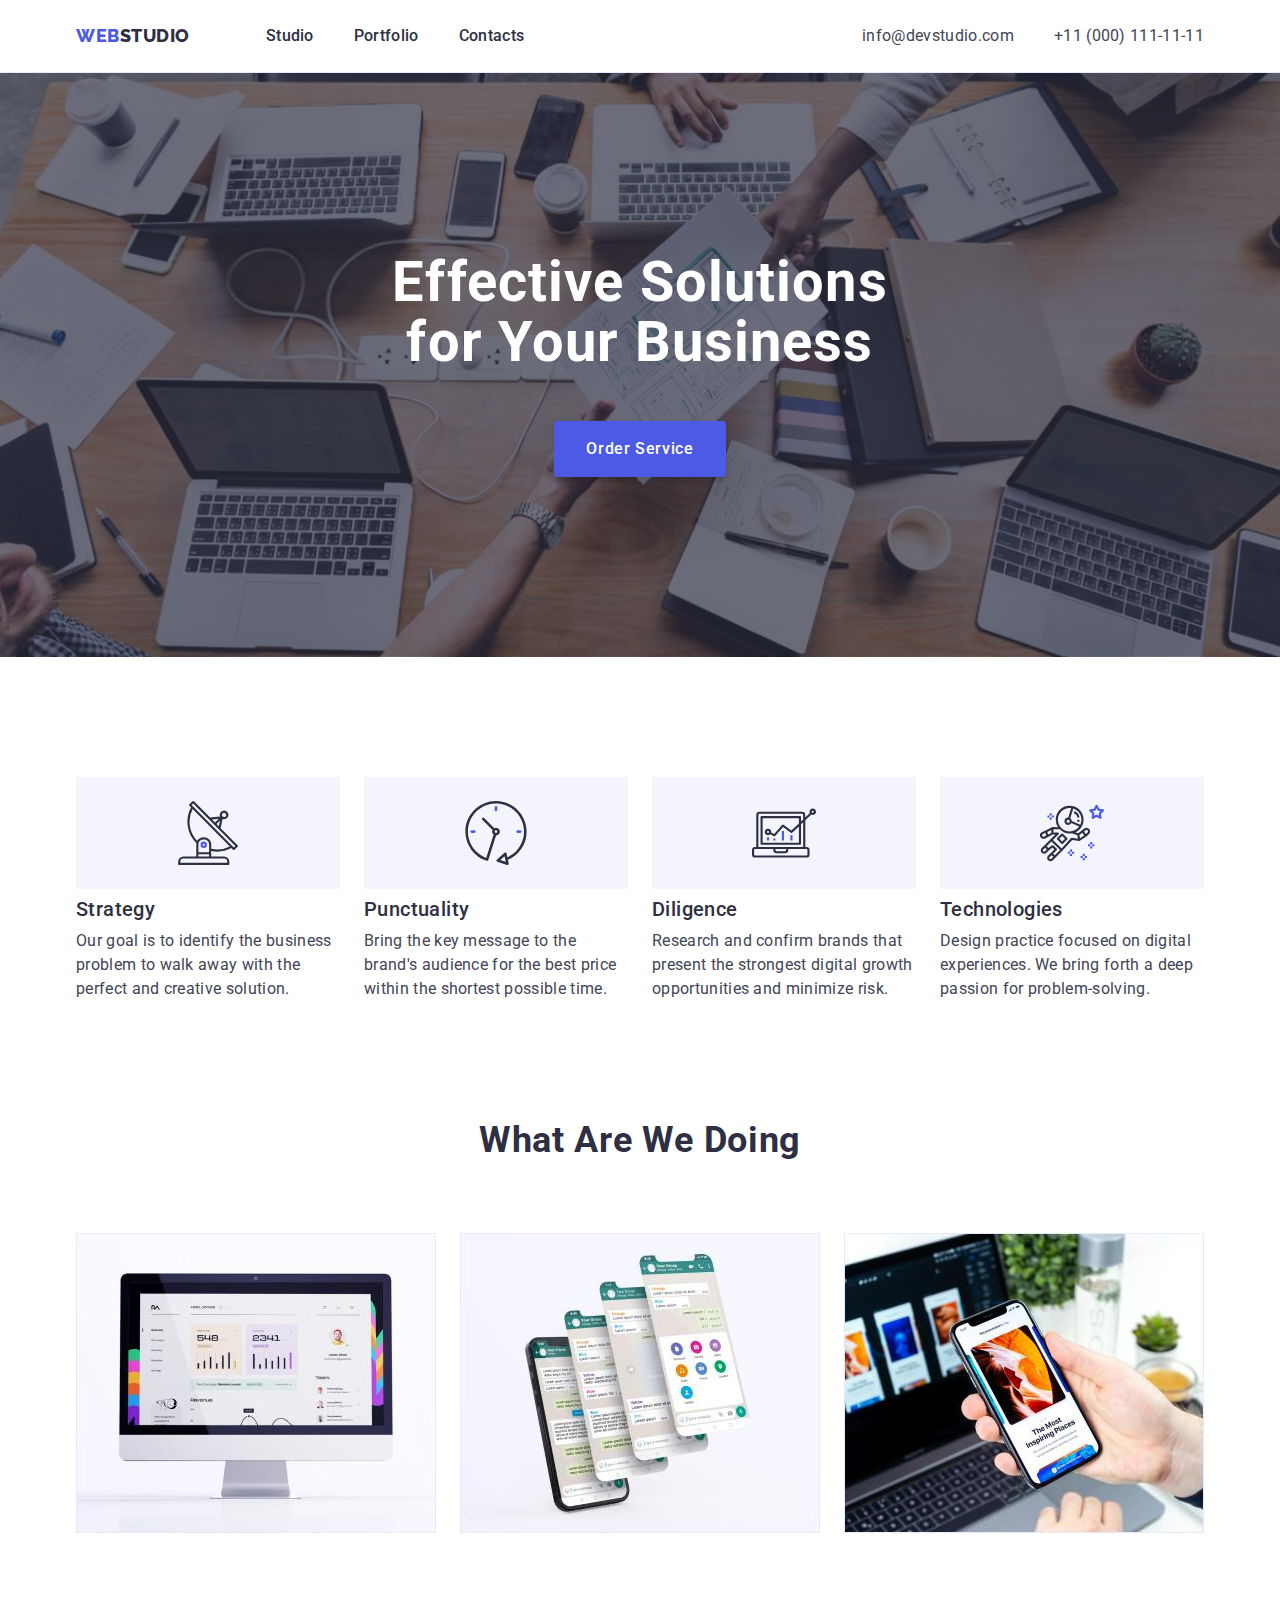
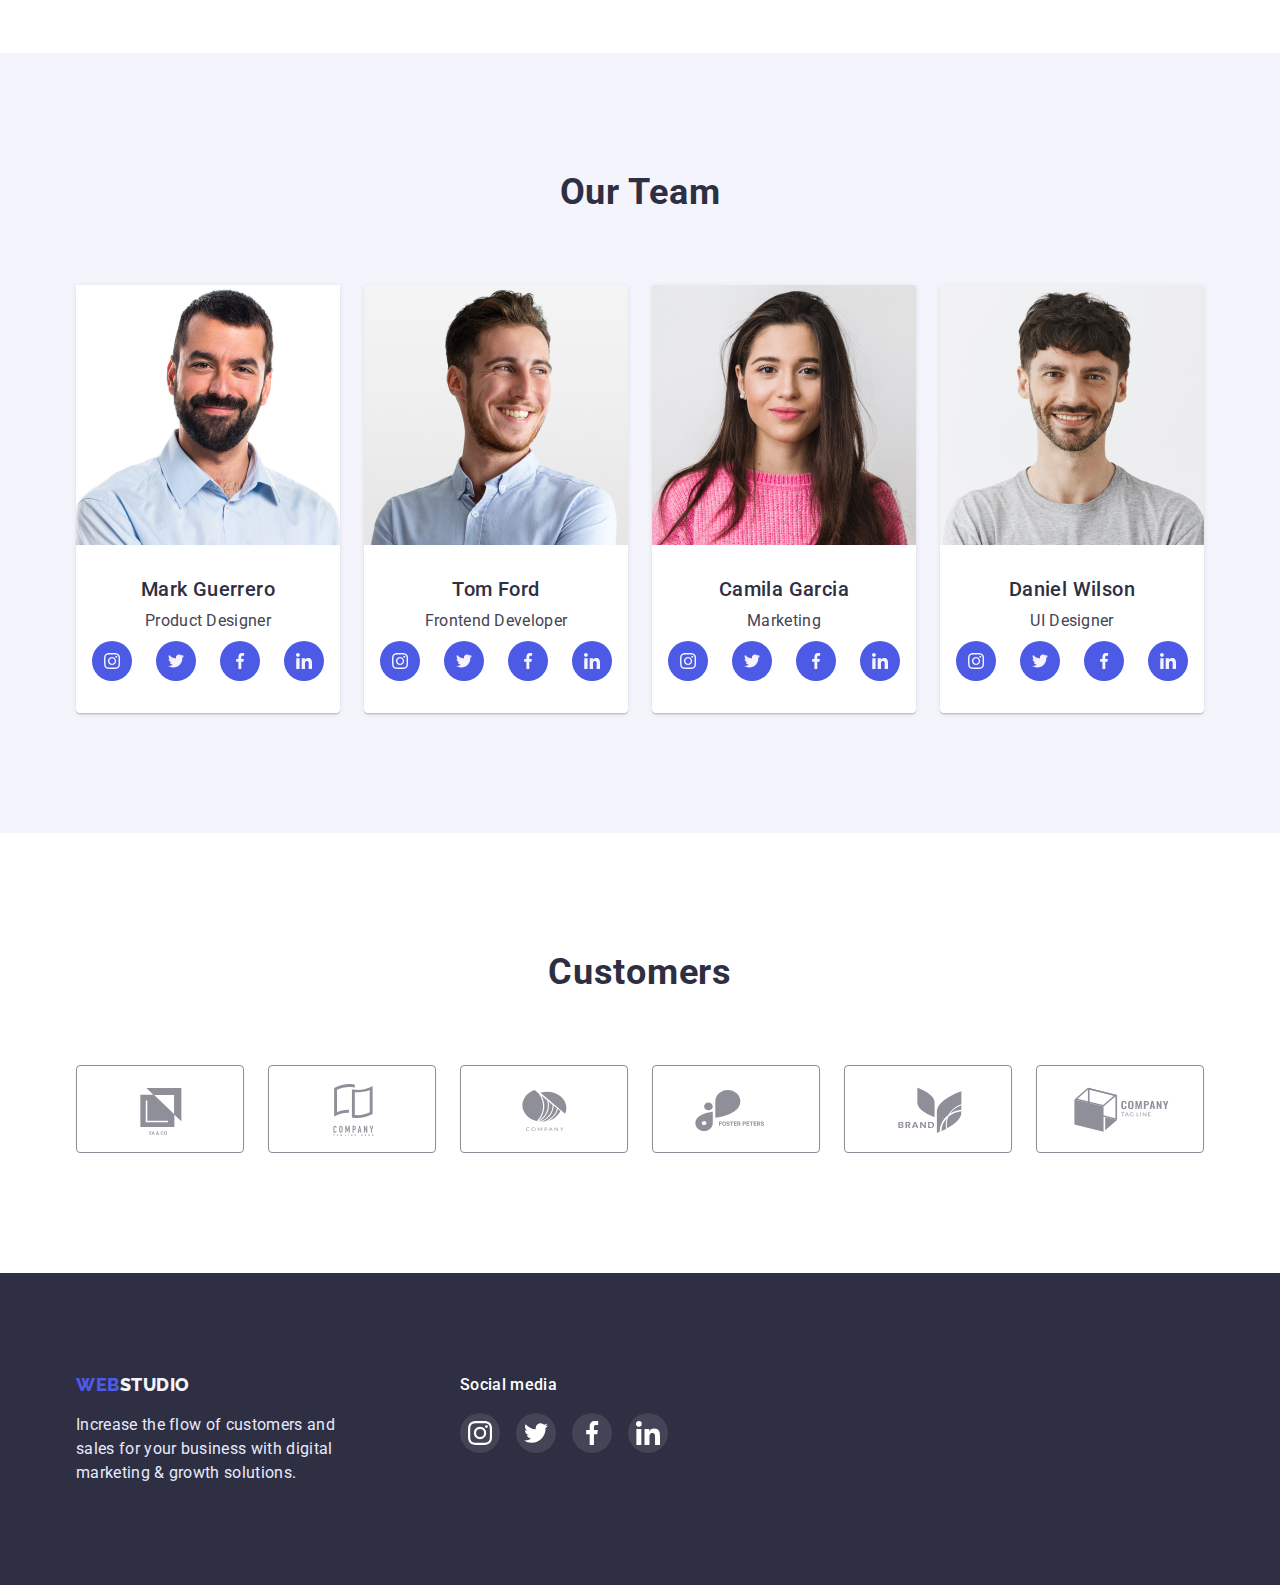
<file: index.html>
<!DOCTYPE html>
<html lang="en">
  <head>
    <meta charset="UTF-8" />
    <meta http-equiv="X-UA-Compatible" content="IE=edge" />
    <meta name="viewport" content="width=device-width, initial-scale=1.0" />
    <title>Studio</title>
    <link rel="preconnect" href="https://fonts.googleapis.com" />
    <link rel="preconnect" href="https://fonts.gstatic.com" crossorigin />
    <link
      href="https://fonts.googleapis.com/css2?family=Raleway:wght@800&family=Roboto:wght@400;500;700;900&display=swap"
      rel="stylesheet"
    />
    <link
      rel="stylesheet"
      href="https://cdnjs.cloudflare.com/ajax/libs/modern-normalize/1.1.0/modern-normalize.css"
      integrity="sha512-Y0MM+V6ymRKN2zStTqzQ227DWhhp4Mzdo6gnlRnuaNCbc+YN/ZH0sBCLTM4M0oSy9c9VKiCvd4Jk44aCLrNS5Q=="
      crossorigin="anonymous"
      referrerpolicy="no-referrer"
    />
    <link href="./css/styles.css" rel="stylesheet" />
  </head>
  <body>
    <header>
      <div class="container header-conainer">
        <nav class="nav">
          <a class="link logotype" href="./index.html"
            >Web<span class="logotype-two">Studio</span></a
          >

          <!-- Навігація на інші сторінки -->
          <ul class="menu-nav list">
            <li class="header-list-item">
              <a class="header-link link" href="./index.html">Studio</a>
            </li>
            <li class="header-list-item">
              <a class="header-link link" href="./portfolio.html">Portfolio</a>
            </li>
            <li class="header-list-item">
              <a class="header-link link" href="">Contacts</a>
            </li>
          </ul>
        </nav>
        <address>
          <ul class="list adress-list">
            <li class="address-item">
              <a class="link address-link" href="mailto:info@devstudio.com"
                >info@devstudio.com</a
              >
            </li>
            <li class="address-item">
              <a class="link address-link" href="tel:+110001111111"
                >+11 (000) 111-11-11</a
              >
            </li>
          </ul>
        </address>
      </div>
    </header>

    <main>
      <section class="studio-section-hero overlay">
        <div class="container">
          <h1 class="studio-section-hero-title">
            Effective Solutions for Your Business
          </h1>
          <button class="studio-section-hero-btn" type="button">
            Order Service
          </button>
        </div>
      </section>

      <section class="section">
        <div class="container">
          <h2 class="section-titles visually-hidden">Our goal</h2>
          <ul class="list section-one-list">
            <li class="section-one-list-item">
              <div class="goals-icon-wrap">
              <svg width="64" height="64" class="goals-icon-item">
                <use href="./images/icons.svg#icon-antenna"></use>
              </svg>
              </div>
              <h3 class="sections-litle-titles">Strategy</h3>
              <p class="studio-section-text">
                Our goal is to identify the business problem to walk away with
                the perfect and creative solution.
              </p>
            </li>

            <li class="section-one-list-item">
              <div class="goals-icon-wrap">
              <svg width="64" height="64" class="goals-icon-item">
                <use href="./images/icons.svg#icon-clock"></use>
              </svg>
              </div>
              <h3 class="sections-litle-titles">Punctuality</h3>
              <p class="studio-section-text">
                Bring the key message to the brand's audience for the best price
                within the shortest possible time.
              </p>
            </li>

            <li class="section-one-list-item">
              <div class="goals-icon-wrap">
              <svg width="64" height="64" class="goals-icon-item">
                <use href="./images/icons.svg#icon-diagram"></use>
              </svg>
              </div>
              <h3 class="sections-litle-titles">Diligence</h3>
              <p class="studio-section-text">
                Research and confirm brands that present the strongest digital
                growth opportunities and minimize risk.
              </p>
            </li>

            <li class="section-one-list-item">
              <div class="goals-icon-wrap">
              <svg width="64" height="64" class="goals-icon-item">
                <use href="./images/icons.svg#icon-astronaut"></use>
              </svg>
              </div>
              <h3 class="sections-litle-titles">Technologies</h3>
              <p class="studio-section-text">
                Design practice focused on digital experiences. We bring forth a
                deep passion for problem-solving.
              </p>
            </li>
          </ul>
        </div>
      </section>

      <section class="section about">
        <div class="container">
          <h2 class="section-titles">What are we doing</h2>
          <ul class="list img-list">
            <li>
              <img
                src="./images/img-desctop.jpg"
                alt="site statistics"
                width="360"
                height="300"
              />
            </li>
            <li>
              <img
                src="./images/img-sends.jpg"
                alt="permanent connection"
                width="360"
                height="300"
              />
            </li>
            <li>
              <img
                src="./images/img-mobile-version.jpg"
                alt="mobile version of the site"
                width="360"
                height="300"
              />
            </li>
          </ul>
        </div>
      </section>

      <section class="section-our-team section">
        <div class="container">
          <h2 class="section-titles">Our Team</h2>
          <ul class="list our-team-list">
            <li class="team-card">
              <img
                src="./images/ptoto-mark-guerrero.jpg"
                alt="Mark Guerrero"
                width="264"
              />
              <div class="team-card-name">
                <h3 class="sections-litle-titles text-center">Mark Guerrero</h3>
                <p class="studio-section-text text-center">Product Designer</p>
                <div class="team-social-media-list-wrap">
                  <ul class="list team-social-media-list">
                        <li class="team-social-media-item">
                    <a href="" class="team-social-media-link">
                      <svg width="16" height="16" class="team-social-media-icon">
                        <use href="./images/icons.svg#icon-instagram"></use>
                        </svg></a>
                  </li>
                  <li class="team-social-media-item"><a href="" class="team-social-media-link">
                    <svg width="16" height="16" class="team-social-media-icon">
                        <use href="./images/icons.svg#icon-twitter"></use>
                        </svg></a>
                  </a></li>
                  <li class="team-social-media-item">
                    <a href="" class="team-social-media-link">
                    <svg width="16" height="16" class="team-social-media-icon">
                        <use href="./images/icons.svg#icon-facebook"></use>
                        </svg>
                  </a></li>
                  <li class="team-social-media-item"><a href="" class="team-social-media-link">
                    <svg width="16" height="16" class="team-social-media-icon">
                        <use href="./images/icons.svg#icon-linkedin"></use>
                        </svg>
                  </a></li>
                </ul>
                </div>
              </div>
            </li>
            <li class="team-card">
              <img
                src="./images/ptoto-tom-ford.jpg"
                alt="Tom Ford"
                width="264"
              />
              <div class="team-card-name">
                <h3 class="sections-litle-titles text-center">Tom Ford</h3>
                <p class="studio-section-text text-center">
                  Frontend Developer
                </p>
                <div class="team-social-media-list-wrap">
                  <ul class="list team-social-media-list">
                        <li class="team-social-media-item">
                    <a href="" class="team-social-media-link">
                      <svg width="16" height="16" class="team-social-media-icon">
                        <use href="./images/icons.svg#icon-instagram"></use>
                        </svg></a>
                  </li>
                  <li class="team-social-media-item"><a href="" class="team-social-media-link">
                    <svg width="16" height="16" class="team-social-media-icon">
                        <use href="./images/icons.svg#icon-twitter"></use>
                        </svg></a>
                  </a></li>
                  <li class="team-social-media-item">
                    <a href="" class="team-social-media-link">
                    <svg width="16" height="16" class="team-social-media-icon">
                        <use href="./images/icons.svg#icon-facebook"></use>
                        </svg>
                  </a></li>
                  <li class="team-social-media-item"><a href="" class="team-social-media-link">
                    <svg width="16" height="16" class="team-social-media-icon">
                        <use href="./images/icons.svg#icon-linkedin"></use>
                        </svg>
                  </a></li>
                </ul>
                </div>
              </div>
            </li>
            <li class="team-card">
              <img
                src="./images/ptoto-camila-garcia.jpg"
                alt="Camila Garcia"
                width="264"
              />
              <div class="team-card-name">
                <h3 class="sections-litle-titles text-center">Camila Garcia</h3>
                <p class="studio-section-text text-center">Marketing</p>
                <div class="team-social-media-list-wrap">
                  <ul class="list team-social-media-list">
                        <li class="team-social-media-item">
                    <a href="" class="team-social-media-link">
                      <svg width="16" height="16" class="team-social-media-icon">
                        <use href="./images/icons.svg#icon-instagram"></use>
                        </svg></a>
                  </li>
                  <li class="team-social-media-item"><a href="" class="team-social-media-link">
                    <svg width="16" height="16" class="team-social-media-icon">
                        <use href="./images/icons.svg#icon-twitter"></use>
                        </svg></a>
                  </a></li>
                  <li class="team-social-media-item">
                    <a href="" class="team-social-media-link">
                    <svg width="16" height="16" class="team-social-media-icon">
                        <use href="./images/icons.svg#icon-facebook"></use>
                        </svg>
                  </a></li>
                  <li class="team-social-media-item"><a href="" class="team-social-media-link">
                    <svg width="16" height="16" class="team-social-media-icon">
                        <use href="./images/icons.svg#icon-linkedin"></use>
                        </svg>
                  </a></li>
                </ul>
                </div>
              </div>
            </li>
            <li class="team-card">
              <img
                src="./images/ptoto-daniel-wilson.jpg"
                alt="Daniel Wilson"
                width="264"
              />
              <div class="team-card-name">
                <h3 class="sections-litle-titles text-center">Daniel Wilson</h3>
                <p class="studio-section-text text-center">UI Designer</p>
                <div class="team-social-media-list-wrap">
                  <ul class="list team-social-media-list">
                        <li class="team-social-media-item">
                    <a href="" class="team-social-media-link">
                      <svg width="16" height="16" class="team-social-media-icon">
                        <use href="./images/icons.svg#icon-instagram"></use>
                        </svg></a>
                  </li>
                  <li class="team-social-media-item"><a href="" class="team-social-media-link">
                    <svg width="16" height="16" class="team-social-media-icon">
                        <use href="./images/icons.svg#icon-twitter"></use>
                        </svg></a>
                  </a></li>
                  <li class="team-social-media-item">
                    <a href="" class="team-social-media-link">
                    <svg width="16" height="16" class="team-social-media-icon">
                        <use href="./images/icons.svg#icon-facebook"></use>
                        </svg>
                  </a></li>
                  <li class="team-social-media-item"><a href="" class="team-social-media-link">
                    <svg width="16" height="16" class="team-social-media-icon">
                        <use href="./images/icons.svg#icon-linkedin"></use>
                        </svg>
                  </a></li>
                </ul>
                </div>
              </div>
            </li>
          </ul>
        </div>
      </section>

      <section class="section">
        <div class="container">
          <h2 class="section-titles">Customers</h2>
          <ul class="list customers-list">
            <li class="customers-list-item"><a href="" class="customers-link">
              <svg width="104" height="56" class="customers-icon">
                <use href="./images/icons.svg#icon-logo-1"></use>
              </svg>
            </a></li>
            <li class="customers-list-item"><a href="" class="customers-link">
              <svg width="104" height="56" class="customers-icon">
                <use href="./images/icons.svg#icon-logo-2"></use>
              </svg>
            </a></li>
            <li class="customers-list-item"><a href="" class="customers-link">
              <svg width="104" height="56" class="customers-icon">
                <use href="./images/icons.svg#icon-logo-3"></use>
              </svg>
            </a></li>
            <li class="customers-list-item"><a href="" class="customers-link">
              <svg width="104" height="56" class="customers-icon">
                <use href="./images/icons.svg#icon-logo-4"></use>
              </svg>
            </a></li>
            <li class="customers-list-item"><a href="" class="customers-link">
              <svg width="104" height="56" class="customers-icon">
                <use href="./images/icons.svg#icon-logo-5"></use>
              </svg>
            </a></li>
            <li class="customers-list-item"><a href="" class="customers-link">
              <svg width="104" height="56" class="customers-icon">
                <use href="./images/icons.svg#icon-logo-6"></use>
              </svg>
            </a></li>
          </ul>
        </div>
      </section>
    </main>

    <footer class="footer">
      <div class="container footer-wrap">
        <div class="footer-wrap-logo-text">
          <a class="link logotype footer-logo" href="./index.html"
            >Web<span class="logotype-two">Studio</span></a
          >
          <p class="footer-text">
            Increase the flow of customers and sales for your business with
            digital marketing & growth solutions.
          </p>
        </div>
        <div class="footer-social-media-wrap">
          <h3 class="social-media-title ">Social media</h3>
          <ul class="list social-media-list">
            <li class="social-media-item">
              <a href="" class="social-media-link">
                <svg width="24" height="24" class="footer-social-media-icon">
                  <use href="./images/icons.svg#icon-instagram"></use>
                  </svg></a>
            </li>
            <li><a href="" class="social-media-link">
              <svg width="24" height="24" class="footer-social-media-icon">
                  <use href="./images/icons.svg#icon-twitter"></use>
                  </svg></a>
            </a></li>
            <li><a href="" class="social-media-link">
              <svg width="24" height="24" class="footer-social-media-icon">
                  <use href="./images/icons.svg#icon-facebook"></use>
                  </svg>
            </a></li>
            <li><a href="" class="social-media-link">
              <svg width="24" height="24" class="footer-social-media-icon">
                  <use href="./images/icons.svg#icon-linkedin"></use>
                  </svg>
            </a></li>
          </ul>
        </div>
      </div>
    </footer>
  </body>
</html>
</file>
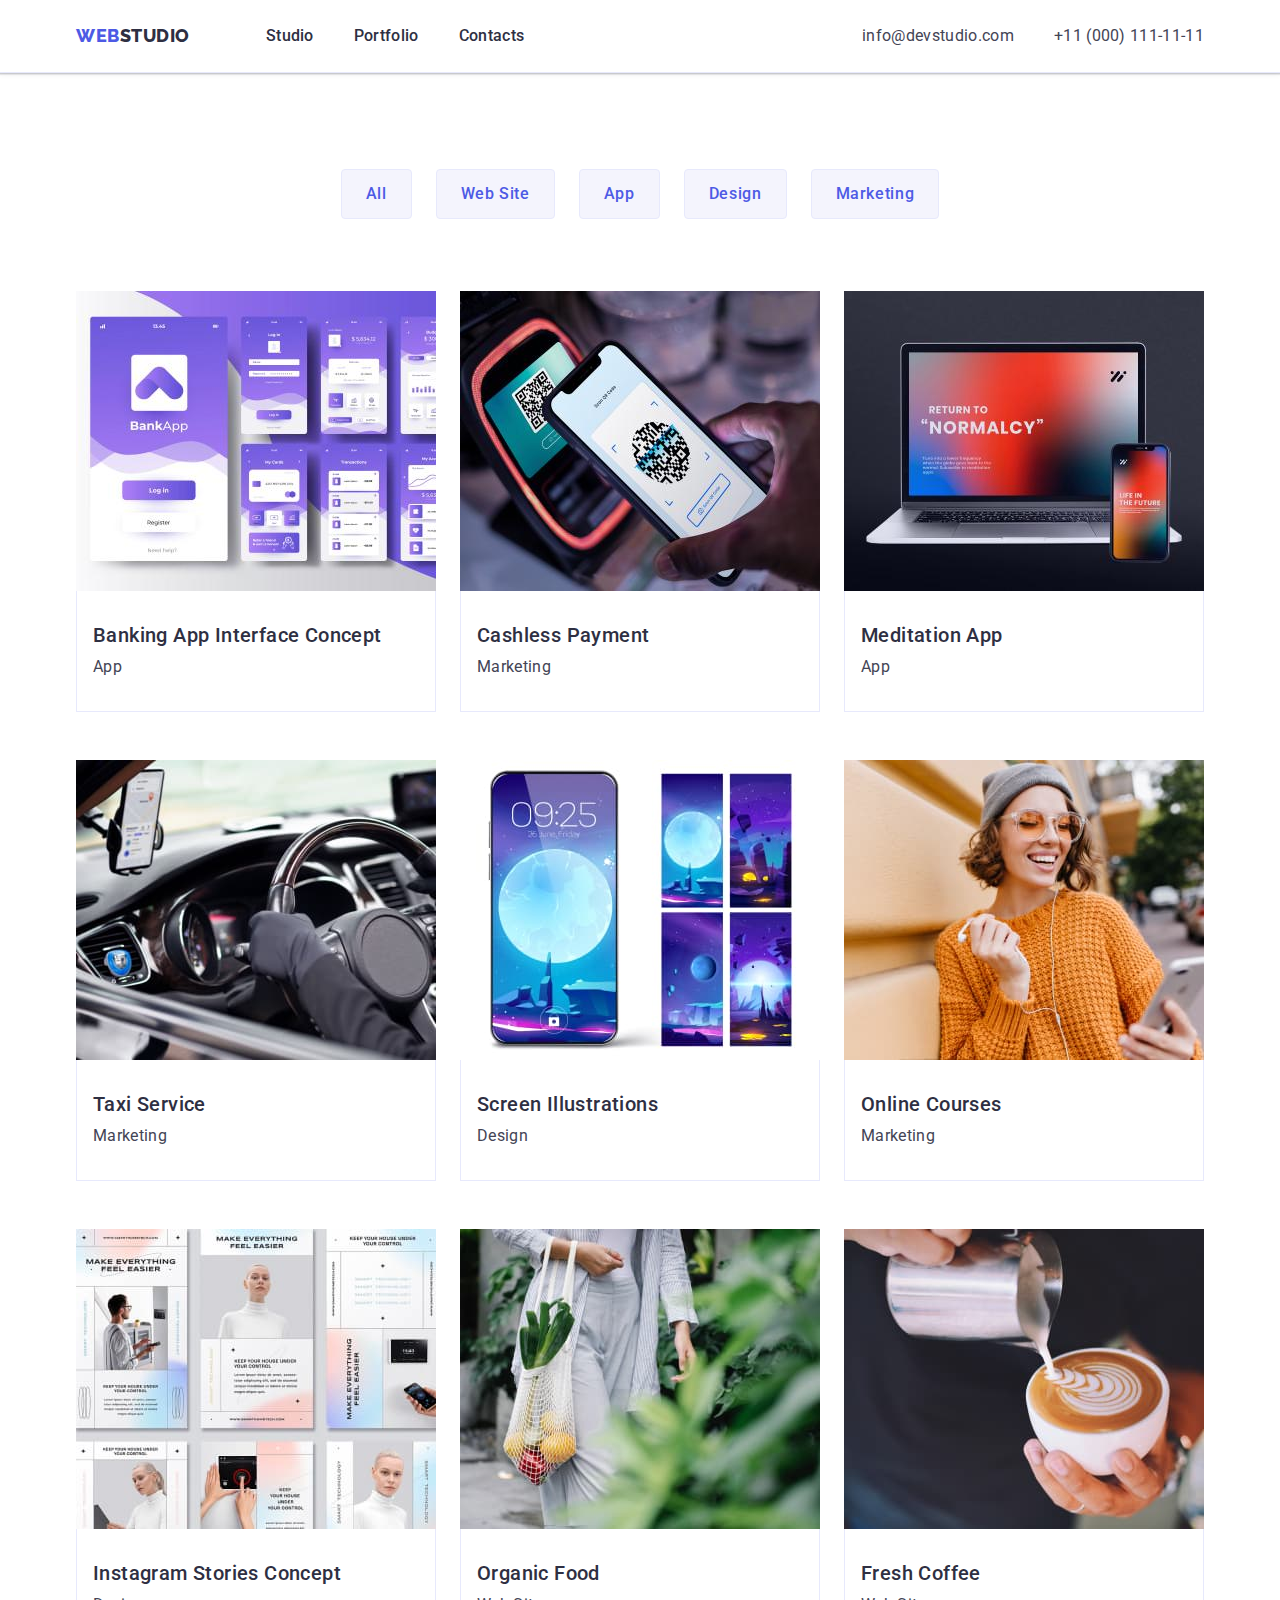
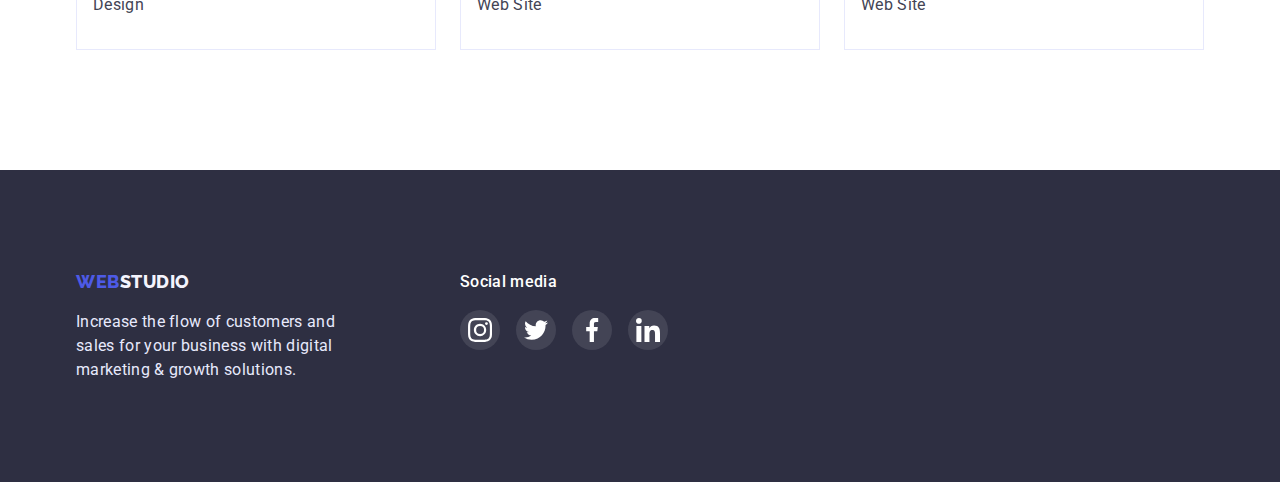
<file: portfolio.html>
<!DOCTYPE html>
<html lang="en">
  <head>
    <meta charset="UTF-8" />
    <meta http-equiv="X-UA-Compatible" content="IE=edge" />
    <meta name="viewport" content="width=device-width, initial-scale=1.0" />
    <title>Portfolio</title>
    <link rel="preconnect" href="https://fonts.googleapis.com" />
    <link rel="preconnect" href="https://fonts.gstatic.com" crossorigin />
    <link
      href="https://fonts.googleapis.com/css2?family=Raleway:wght@800&family=Roboto:wght@400;500;700;900&display=swap"
      rel="stylesheet"
    />
    <link
      rel="stylesheet"
      href="https://cdnjs.cloudflare.com/ajax/libs/modern-normalize/1.1.0/modern-normalize.css"
      integrity="sha512-Y0MM+V6ymRKN2zStTqzQ227DWhhp4Mzdo6gnlRnuaNCbc+YN/ZH0sBCLTM4M0oSy9c9VKiCvd4Jk44aCLrNS5Q=="
      crossorigin="anonymous"
      referrerpolicy="no-referrer"
    />
    <link href="./css/styles.css" rel="stylesheet" />
  </head>
  <body>
    <header>
      <div class="container header-conainer">
        <nav class="nav">
          <div class="header-line-logotype">
            <a class="link logotype" href="./index.html"
              >Web<span class="logotype-two">Studio</span></a
            >
          </div>
          <!-- Навігація на інші сторінки -->
          <ul class="menu-nav list">
            <li class="header-list-item">
              <a class="header-link link" href="./index.html">Studio</a>
            </li>
            <li class="header-list-item">
              <a class="header-link link" href="./portfolio.html">Portfolio</a>
            </li>
            <li class="header-list-item">
              <a class="header-link link" href="">Contacts</a>
            </li>
          </ul>
        </nav>
        <address>
          <ul class="list adress-list">
            <li class="address-item">
              <a class="link address-link" href="mailto:info@devstudio.com"
                >info@devstudio.com</a
              >
            </li>
            <li class="address-item">
              <a class="link address-link" href="tel:+110001111111"
                >+11 (000) 111-11-11</a
              >
            </li>
          </ul>
        </address>
      </div>
    </header>

    <main>
      <section class="section portfolio-section">
        <div class="container">
          <h1 hidden class="studio-section-one-title">Portfolio</h1>
          <ul class="list portfolio-btn-list">
            <li class="link">
              <button class="portfolio-btn" type="button">All</button>
            </li>
            <li class="link">
              <button class="portfolio-btn" type="button">Web Site</button>
            </li>
            <li class="link">
              <button class="portfolio-btn" type="button">App</button>
            </li>
            <li class="link">
              <button class="portfolio-btn" type="button">Design</button>
            </li>
            <li class="link">
              <button class="portfolio-btn" type="button">Marketing</button>
            </li>
          </ul>

          <ul class="list portfolio-img-list">
            <li class="portfolio-card">
              <a class="link portfolio-link">
                <img
                  src="./images/portfolio-img1.jpg"
                  alt="App"
                  width="360"
                  height="300"
                />
                <div class="portfolio-card-text">
                  <h2 class="sections-litle-titles portfolio-titles">
                    Banking App Interface Concept
                  </h2>
                  <p class="portfolio-section-text">App</p>
                </div>
              </a>
            </li>
            <li class="portfolio-card">
              <a class="link portfolio-link">
                <img
                  src="./images/portfolio-img2.jpg"
                  alt="Cashless Payment"
                  width="360"
                  height="300"
                />
                <div class="portfolio-card-text">
                  <h2 class="sections-litle-titles portfolio-titles">
                    Cashless Payment
                  </h2>
                  <p class="portfolio-section-text">Marketing</p>
                </div>
              </a>
            </li>
            <li class="portfolio-card">
              <a class="link portfolio-link">
                <img
                  src="./images/portfolio-img3.jpg"
                  alt="App"
                  width="360"
                  height="300"
                />
                <div class="portfolio-card-text">
                  <h2 class="sections-litle-titles portfolio-titles">
                    Meditation App
                  </h2>
                  <p class="portfolio-section-text">App</p>
                </div>
              </a>
            </li>
            <li class="portfolio-card">
              <a class="link portfolio-link">
                <img
                  src="./images/portfolio-img4.jpg"
                  alt="Taxi Service"
                  width="360"
                  height="300"
                />
                <div class="portfolio-card-text">
                  <h2 class="sections-litle-titles portfolio-titles">
                    Taxi Service
                  </h2>
                  <p class="portfolio-section-text">Marketing</p>
                </div>
              </a>
            </li>
            <li class="portfolio-card">
              <a class="link portfolio-link">
                <img
                  src="./images/portfolio-img5.jpg"
                  alt="Screen Illustrations"
                  width="360"
                  height="300"
                />
                <div class="portfolio-card-text">
                  <h2 class="sections-litle-titles portfolio-titles">
                    Screen Illustrations
                  </h2>
                  <p class="portfolio-section-text">Design</p>
                </div>
              </a>
            </li>
            <li class="portfolio-card">
              <a class="link portfolio-link">
                <img
                  src="./images/portfolio-img6.jpg"
                  alt="Online Courses"
                  width="360"
                  height="300"
                />
                <div class="portfolio-card-text">
                  <h2 class="sections-litle-titles portfolio-titles">
                    Online Courses
                  </h2>
                  <p class="portfolio-section-text">Marketing</p>
                </div>
              </a>
            </li>
            <li class="portfolio-card">
              <a class="link portfolio-link">
                <img
                  src="./images/portfolio-img7.jpg"
                  alt="Instagram Stories Concept"
                  width="360"
                  height="300"
                />
                <div class="portfolio-card-text">
                  <h2 class="sections-litle-titles portfolio-titles">
                    Instagram Stories Concept
                  </h2>
                  <p class="portfolio-section-text">Design</p>
                </div>
              </a>
            </li>
            <li class="portfolio-card">
              <a class="link portfolio-link">
                <img
                  src="./images/portfolio-img8.jpg"
                  alt="Organic Food"
                  width="360"
                  height="300"
                />
                <div class="portfolio-card-text">
                  <h2 class="sections-litle-titles portfolio-titles">
                    Organic Food
                  </h2>
                  <p class="portfolio-section-text">Web Site</p>
                </div>
              </a>
            </li>
            <li class="portfolio-card">
              <a class="link portfolio-link">
                <img
                  src="./images/portfolio-img9.jpg"
                  alt="Fresh Coffee"
                  width="360"
                  height="300"
                />
                <div class="portfolio-card-text">
                  <h2 class="sections-litle-titles portfolio-titles">
                    Fresh Coffee
                  </h2>
                  <p class="portfolio-section-text">Web Site</p>
                </div>
              </a>
            </li>
          </ul>
        </div>
      </section>
    </main>

  <footer class="footer">
      <div class="container footer-wrap">
        <div class="footer-wrap-logo-text">
          <a class="link logotype footer-logo" href="./index.html"
            >Web<span class="logotype-two">Studio</span></a
          >
          <p class="footer-text">
            Increase the flow of customers and sales for your business with
            digital marketing & growth solutions.
          </p>
        </div>
        <div class="footer-social-media-wrap">
          <h3 class="social-media-title ">Social media</h3>
          <ul class="list social-media-list">
            <li class="social-media-item">
              <a href="" class="social-media-link">
                <svg width="24" height="24" class="footer-social-media-icon">
                  <use href="./images/icons.svg#icon-instagram"></use>
                  </svg></a>
            </li>
            <li><a href="" class="social-media-link">
              <svg width="24" height="24" class="footer-social-media-icon">
                  <use href="./images/icons.svg#icon-twitter"></use>
                  </svg></a>
            </a></li>
            <li><a href="" class="social-media-link">
              <svg width="24" height="24" class="footer-social-media-icon">
                  <use href="./images/icons.svg#icon-facebook"></use>
                  </svg>
            </a></li>
            <li><a href="" class="social-media-link">
              <svg width="24" height="24" class="footer-social-media-icon">
                  <use href="./images/icons.svg#icon-linkedin"></use>
                  </svg>
            </a></li>
          </ul>
        </div>
      </div>
    </footer>
  </body>
</html>
  </body>
</html>
</file>
<file: css/styles.css>
:root {
  --color-iris: #4d5ae5;
  --color-ocean: #404bbf;
  --color-green: #31d0aa;
  --color-slate: #434455;
  --color-light-slate: #8e8f99;
  --color-cornflower: #e7e9fc;
  --color-cloud: #f4f4fd;
  --color-grey: #2e2f42;
  --color-white: #ffffff;
}
*,
*::before,
*::after {
  box-sizing: border-box;
}
body {
  font-family: "Roboto", sans-serif;
  color: var(--color-slate);
}
/*NEW*/
p,
h1,
h2,
h3,
h4,
h5,
h6 {
  margin: 0;
}
ul {
  padding: 0;
  margin: 0;
}
button {
  cursor: pointer;
}
address {
  font-style: normal;
}
img {
  display: block;
  max-width: 100%;
  height: auto;
}

.container {
  width: 1158px;
  padding-left: 15px;
  padding-right: 15px;
  margin: 0 auto;
}
.nav {
  display: flex;
}
header {
  border-bottom: 1px solid var(--color-cornflower);
  box-shadow: 0px 2px 1px rgba(46, 47, 66, 0.08),
    0px 1px 1px rgba(46, 47, 66, 0.16), 0px 1px 6px rgba(46, 47, 66, 0.08);
}

.header-conainer {
  padding-top: 24px;
  padding-bottom: 24px;
  display: flex;
  justify-content: space-between;
}

.logotype {
  font-family: "Raleway", sans-serif;
  font-weight: 800;
  font-size: 18px;
  line-height: 1.33;
  letter-spacing: 0.03em;
  text-transform: uppercase;
  color: var(--color-iris);
  margin-right: 76px;
}

.logotype span {
  color: var(--color-grey);
}
.menu-nav {
  display: flex;
}

.list {
  list-style-type: none;
}

.header-list-item:not(:last-child) {
  margin-right: 40px;
}
/*End NEW*/
.link {
  text-decoration: none;
}

.header-link {
  font-weight: 500;
  font-size: 16px;
  line-height: 1.5;
  letter-spacing: 0.02em;
  color: var(--color-grey);
}
.header-link:hover,
.header-link:focus {
  color: var(--color-ocean);
}

.address-link {
  font-size: 16px;
  line-height: 1.5;
  letter-spacing: 0.02em;
  color: var(--color-slate);
}
.address-link:hover,
.address-link:focus {
  color: var(--color-ocean);
}
.adress-list {
  display: flex;
}
.address-item:not(:last-child) {
  margin-right: 40px;
}

/* main content page Studio*/
.section {
  padding-bottom: 120px;
  padding-top: 120px;
}

.studio-section-hero {
  background-color: var(--color-grey);
  padding: 180px 0;
}
.overlay {
  max-width: 1440px;
  margin: 0 auto;
  background-image: linear-gradient(
      to right,
      rgba(46, 47, 66, 0.7),
      rgba(46, 47, 66, 0.7)
    ),
    url(../images/people-office-1.jpg);
  background-repeat: no-repeat;
  background-size: cover;
  background-position: center;
}
.studio-section-hero-title {
  font-size: 56px;
  font-weight: 700;
  line-height: 1.07;
  text-align: center;
  letter-spacing: 0.02em;
  color: var(--color-white);
  max-width: 496px;
  margin: 0 auto 48px;
}
.studio-section-hero-btn {
  font-family: "Roboto", sans-serif;
  background: var(--color-iris);
  box-shadow: 0px 4px 4px rgba(0, 0, 0, 0.15);
  border: 0;
  border-radius: 4px;
  font-weight: 500;
  font-size: 16px;
  line-height: 1.5;
  letter-spacing: 0.04em;
  color: var(--color-white);
  cursor: pointer;
  display: block;
  margin: 0 auto;
  padding: 16px 32px;
}
.studio-section-hero-btn:hover {
  background: var(--color-ocean);
}

/*section*/

.sections-litle-titles {
  font-weight: 500;
  font-size: 20px;
  line-height: 1.2;
  letter-spacing: 0.02em;
  color: var(--color-grey);
  margin-bottom: 8px;
}
.studio-section-text {
  font-size: 16px;
  line-height: 1.5;
  letter-spacing: 0.02em;
  color: var(--color-slate);
}
.section-titles {
  font-weight: 700;
  font-size: 36px;
  line-height: 1.11;
  text-align: center;
  letter-spacing: 0.02em;
  text-transform: capitalize;
  color: var(--color-grey);
  margin-bottom: 72px;
}
.section.about {
  padding-top: 0;
}
.visually-hidden {
  position: absolute;
  width: 1px;
  height: 1px;
  margin: -1px;
  border: 0;
  padding: 0;
  white-space: nowrap;
  clip-path: inset(100%);
  clip: rect(0 0 0 0);
  overflow: hidden;
}

.section-one-list {
  display: flex;
  justify-content: space-between;
  gap: 24px;
}
.section-one-list-item {
  flex-basis: calc((100% - 72px) / 4);
}
.goals-icon-wrap {
  display: flex;
  justify-content: center;
  align-items: center;
  width: calc(100%);
  height: 112px;
  background-color: var(--color-cloud);
  margin-bottom: 8px;
}

.section-our-team {
  background: var(--color-cloud);
}
.text-center {
  text-align: center;
  margin-bottom: 8px;
}
.img-list {
  display: flex;
  justify-content: space-between;
  gap: 24px;
}
.our-team-list {
  display: flex;
  gap: 24px;
}
.team-card {
  background-color: var(--color-white);
  flex-basis: calc((100% - 72px) / 4);
  box-shadow: 0px 1px 6px rgba(46, 47, 66, 0.08),
    0px 1px 1px rgba(46, 47, 66, 0.16), 0px 2px 1px rgba(46, 47, 66, 0.08);
  border-radius: 0px 0px 4px 4px;
}
.team-card-name {
  padding: 32px 0;
}
.team-social-media-list {
  display: flex;
  gap: 24px;
}
.team-social-media-list-wrap {
  padding: 0 16px;
}
.team-social-media-item {
  width: calc((100% - 72px) / 4);
  height: 40px;
}
.team-social-media-link {
  display: flex;
  justify-content: center;
  align-items: center;
  height: 40px;
  border-radius: 50%;
  background-color: var(--color-iris);
}
.team-social-media-link:hover,
.team-social-media-link:focus {
  background-color: var(--color-ocean);
}
.team-social-media-icon {
  fill: var(--color-cloud);
}
.customers-list {
  display: flex;
  justify-content: center;
  gap: 24px;
}
.customers-list-item {
  display: flex;
  width: calc((100% - 120px) / 6);
  height: 88px;
}
.customers-link {
  display: flex;
  justify-content: center;
  align-items: center;
  width: 100%;
  border: 1px solid var(--color-light-slate);
  border-radius: 4px;
}
.customers-link:hover,
.customers-link:focus {
  border: 1px solid var(--color-ocean);
}
.customers-icon {
  fill: var(--color-light-slate);
}
.customers-link:hover .customers-icon {
  fill: var(--color-ocean);
}
.customers-link:focus .customers-icon {
  fill: var(--color-ocean);
}
/*footer*/
.footer {
  background: var(--color-grey);
  padding: 100px 0px;
}
.footer .logotype span {
  color: var(--color-cloud);
}
.footer-logo {
  margin-right: 0;
  display: inline-block;
  margin-bottom: 16px;
}
.footer-text {
  font-size: 16px;
  line-height: 1.5;
  letter-spacing: 0.02em;
  color: var(--color-cornflower);
}

.footer-wrap {
  display: flex;
}
.footer-wrap-logo-text {
  width: 264px;
  margin-right: 120px;
}
.footer-social-media-wrap {
  width: 208px;
}
.social-media-title {
  font-weight: 500;
  font-size: 16px;
  line-height: 1.5;
  letter-spacing: 0.02em;
  color: var(--color-white);
  margin-bottom: 16px;
}
.social-media-list {
  display: flex;
  gap: 16px;
}
.social-media-link {
  display: flex;
  justify-content: center;
  align-items: center;
  width: 40px;
  height: 40px;
  border-radius: 50%;
  background-color: var(--color-slate);
}
.social-media-link:hover,
.social-media-link:focus {
  background-color: var(--color-green);
}
.footer-social-media-icon {
  fill: var(--color-white);
}
/*Page Portfolio*/
.portfolio-section {
  padding-top: 96px;
}
.portfolio-btn {
  font-family: "Roboto", sans-serif;
  font-weight: 500;
  font-size: 16px;
  line-height: 1.5;
  letter-spacing: 0.04em;
  background: var(--color-cloud);
  border: 1px solid var(--color-cornflower);
  border-radius: 4px;
  color: var(--color-iris);
  cursor: pointer;
  padding: 12px 24px;
}
.portfolio-btn-list {
  display: flex;
  justify-content: center;
  gap: 24px;
  margin: 0 auto 72px;
}

.portfolio-btn:hover,
.portfolio-btn:focus {
  background: var(--color-ocean);
  color: var(--color-white);
  border: 1px solid var(--color-ocean);
  box-shadow: 0px 3px 1px rgba(0, 0, 0, 0.1), 0px 2px 1px rgba(0, 0, 0, 0.08),
    0px 2px 2px rgba(0, 0, 0, 0.12);
}
.portfolio-titles {
  margin-bottom: 8px;
}
.portfolio-section-text {
  font-size: 16px;
  line-height: 1.5;
  letter-spacing: 0.02em;
}
.portfolio-img-list {
  display: flex;
  flex-wrap: wrap;
  column-gap: 24px;
  row-gap: 48px;
}
.portfolio-card {
  flex-basis: calc((100% - 48px) / 3);
  cursor: pointer;
}
.portfolio-link {
  display: block;
}
.portfolio-link:hover,
.portfolio-link:focus {
  box-shadow: 0px 1px 6px rgba(46, 47, 66, 0.08),
    0px 1px 1px rgba(46, 47, 66, 0.16), 0px 2px 1px rgba(46, 47, 66, 0.08);
}

.portfolio-card-text {
  border-right: 1px solid var(--color-cornflower);
  border-bottom: 1px solid var(--color-cornflower);
  border-left: 1px solid var(--color-cornflower);
  padding: 32px 16px;
}
</file>
